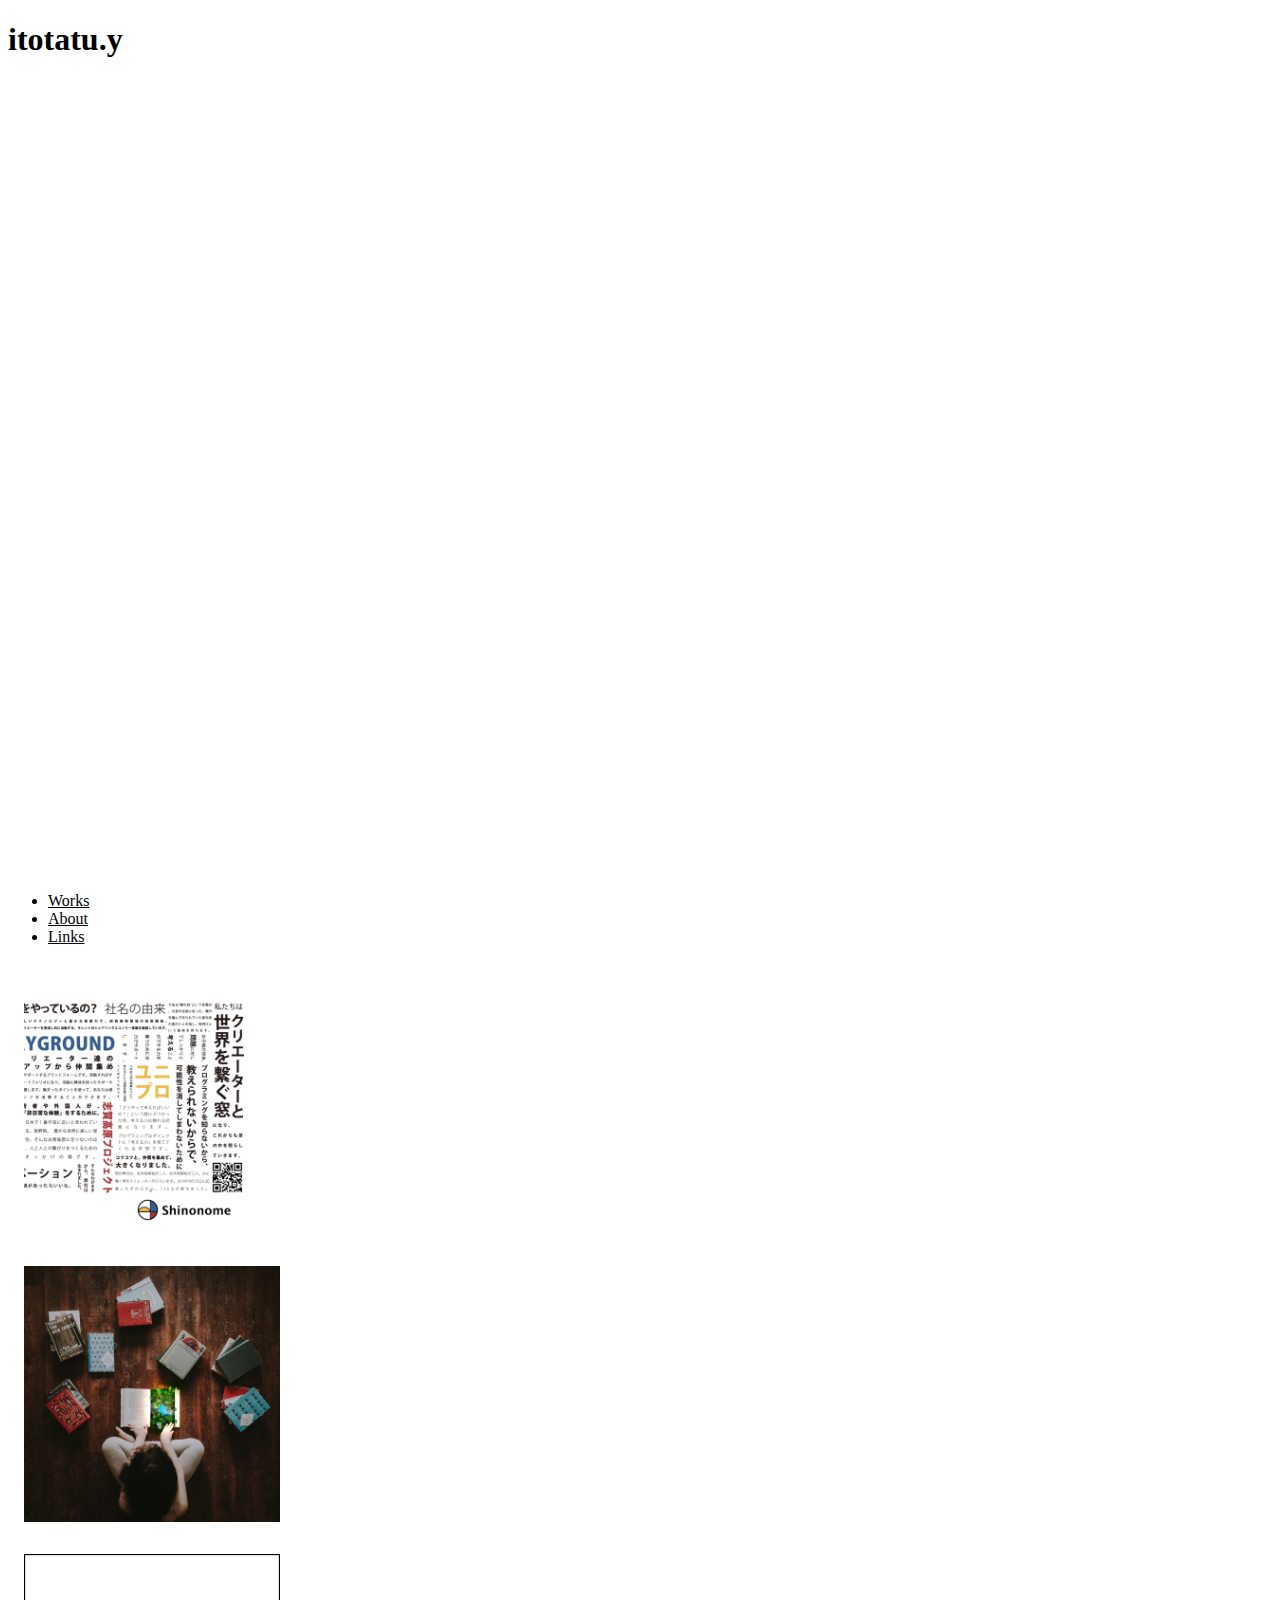
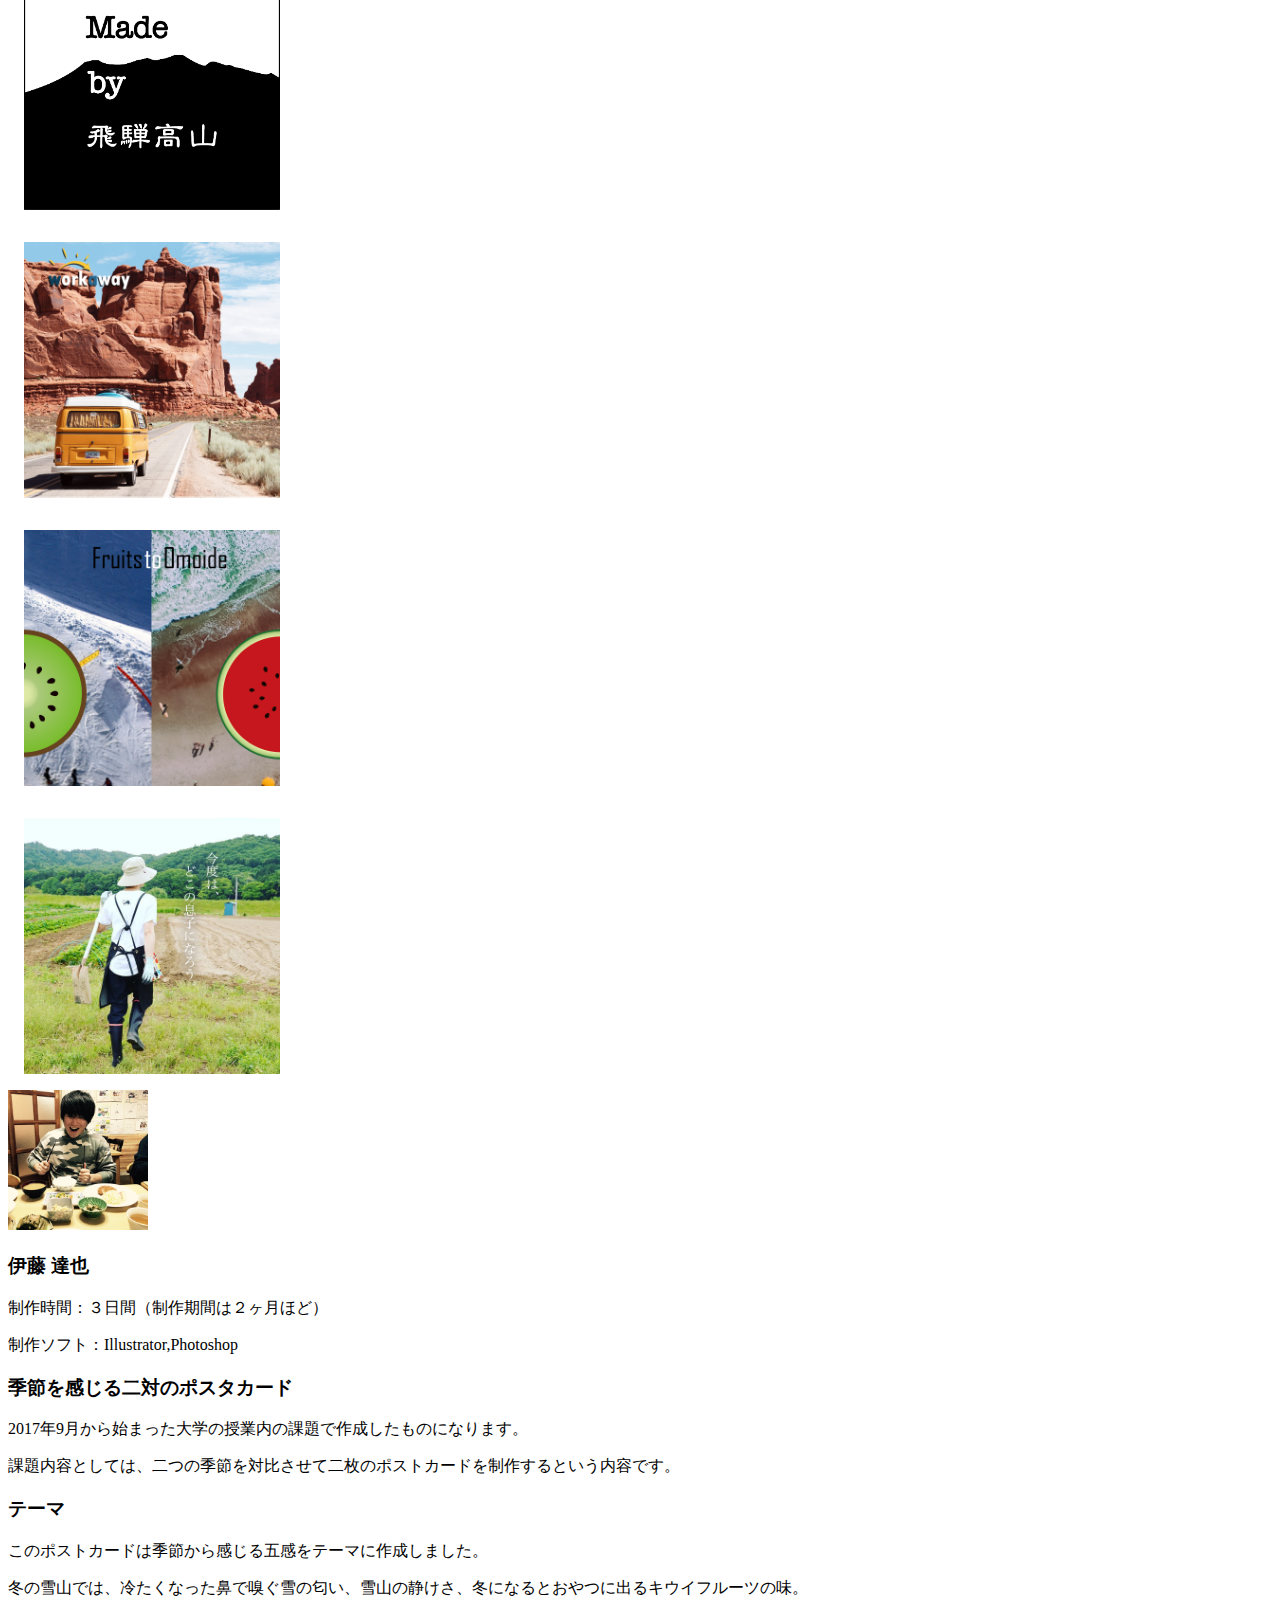
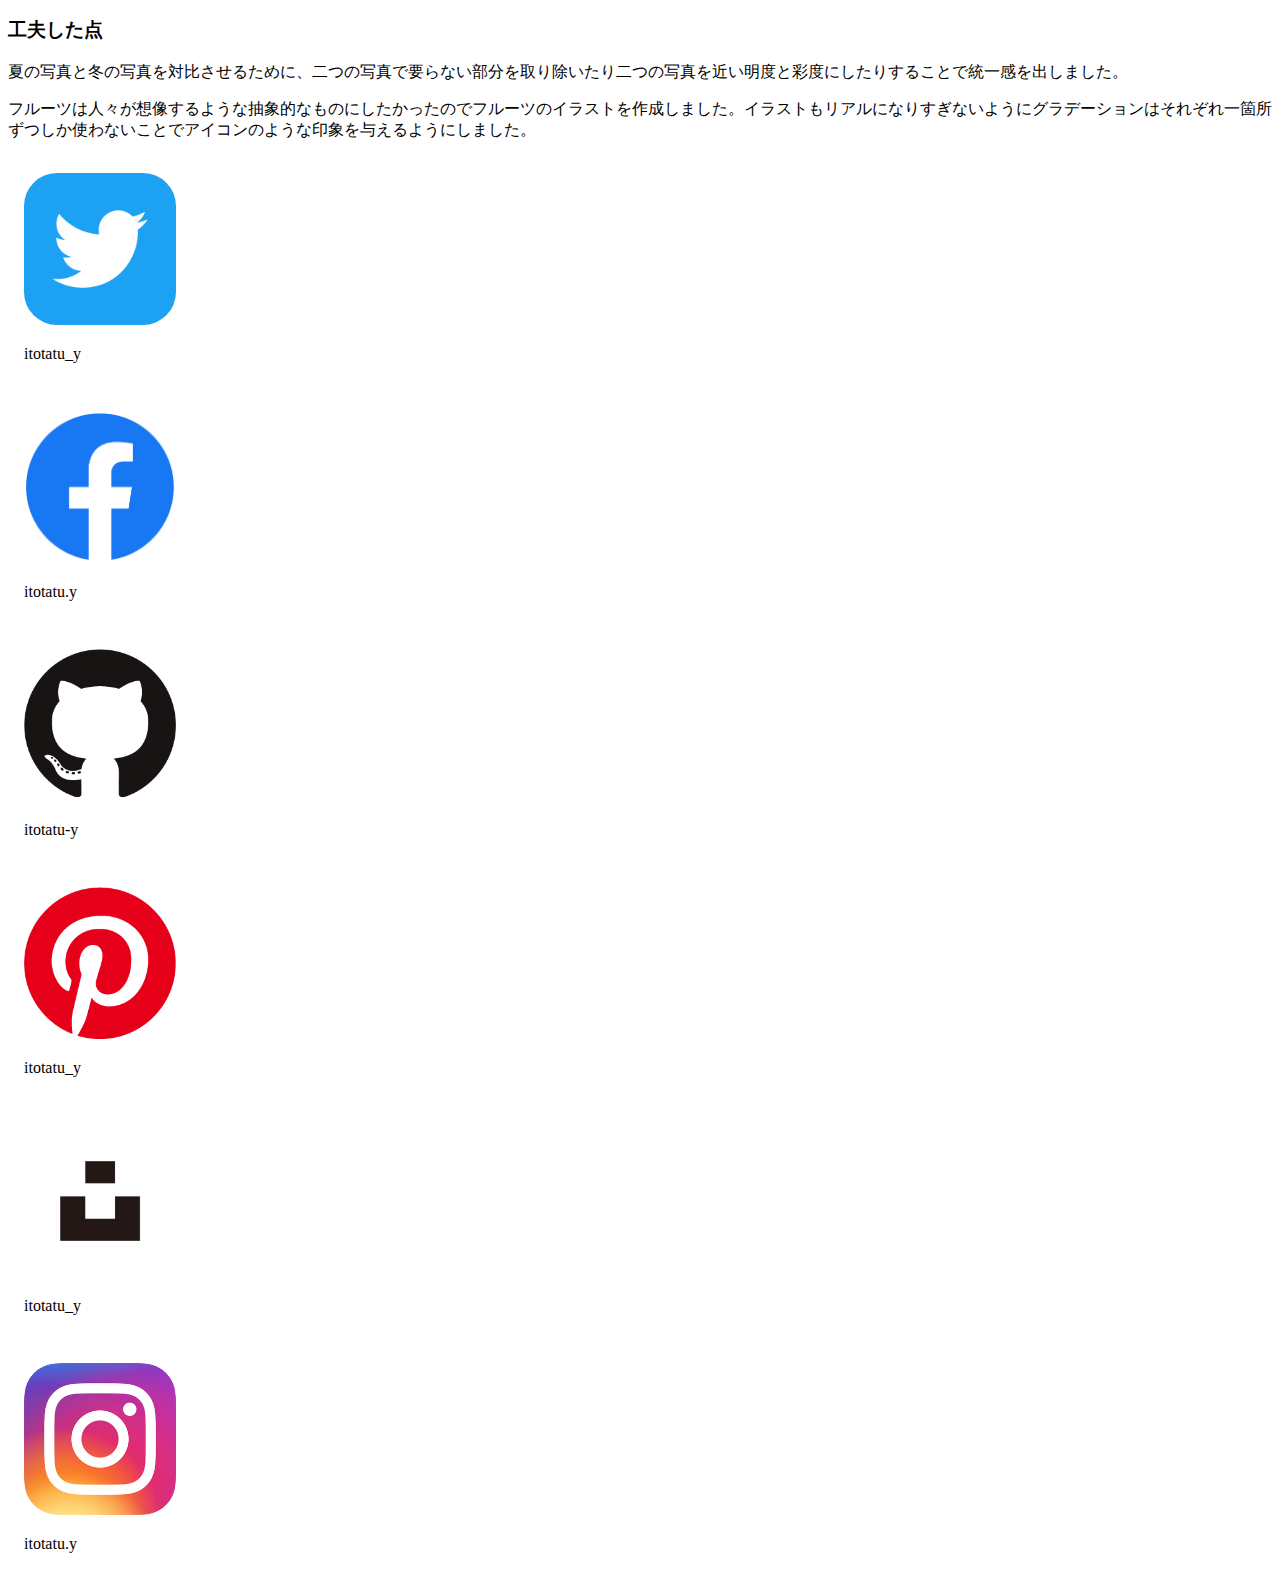
<file: index.html>
<!doctype html>
<html lang="ja">
  <head>
    <!-- Required meta tags -->
    <meta charset="utf-8">
    <meta name="viewport" content="width=device-width, initial-scale=1, shrink-to-fit=no">

    <!-- Bootstrap CSS -->
    <link rel="stylesheet" href="https://stackpath.bootstrapcdn.com/bootstrap/4.1.3/css/bootstrap.min.css" integrity="sha384-MCw98/SFnGE8fJT3GXwEOngsV7Zt27NXFoaoApmYm81iuXoPkFOJwJ8ERdknLPMO" crossorigin="anonymous">

    <link rel="stylesheet" href="./product.css">
    <link rel="stylesheet" href="./base.css">


    <title>itotatu.y</title>
  </head>
  <body data-spy="scroll" data-target="#Navbar" class="all">
    <section class="base">
      <div class="container top d-flex align-items-center">
        <div class="col">
          <div class="d-flex justify-content-center">
            <h1>itotatu.y</h1>
          </div>
        </div>
      </div>
    </section>
    <section class="tab-bar">
      <!-- Nav tabs -->
      <div class="d-flex justify-content-center" id="Navbar">
        <div class="col-xs-12">
          <div class="d-flex justify-content-center">
            <div class="tabs-wrapper">
              <ul class="nav classic-tabs tabs-cyan justify-content-between px-1 mb-5" role="tablist">
                  <li class="nav-item col px-1">
                    <div class="button">
                      <a class="nav-link waves-light active" onclick="scrollToTop()" data-toggle="tab" href="#panel51" role="tab">Works</a>
                    </div>
                  </li>
                  <li class="nav-item col px-1">
                    <div class="button">
                      <a class="nav-link waves-light" onclick="scrollToTop()" data-toggle="tab" href="#panel52" role="tab">About</a>
                    </div>
                  </li>
                  <li class="nav-item col px-1">
                    <div class="button">
                      <a class="nav-link waves-light" onclick="scrollToTop()" data-toggle="tab" href="#panel53" role="tab">Links</a>
                      </div>
                  </li>
              </ul>
            </div>
          </div>
        </div>
      </div>
      </section>

      <!-- Tab panels -->
      <div class="tab-content">

        <!--Panel 1-->
        <div class="tab-pane fade in show active " id="panel51" role="tabpanel">
          <div class="d-flex justify-content-center" id="target">
            <div class="col-lg-8 p-1">
              <div class="d-flex flex-wrap" id="products">
                <div class="col-4 img-p">
                  <a href="###">
                    <div class="opening" style="background-image: url(./img/top/shinonome_top.png)">
                      <div class="overlay d-flex align-items-center">
                        <div class="col">
                          <div class="d-flex justify-content-center port-title">
                            <a class="m-0" href="./portfolios/shinonome-ad.html">Shinonome,inc. 広告</a>
                          </div>
                        </div>
                      </div>
                    </div>
                  </a>
                </div>
                <div class="col-4 img-p">
                  <a href="###">
                    <div class="opening" style="background-image: url(./img/top/book.jpg)">
                      <div class="overlay d-flex align-items-center">
                        <div class="col">
                          <div class="d-flex justify-content-center port-title">
                            <a class="m-0">Book Service Design</a>
                          </div>
                        </div>
                      </div>
                    </div>
                  </a>
                </div>
                <div class="col-4 img-p">
                  <a href="###">
                    <div class="opening" style="background-image: url(./img/hidatakayama.png)">
                      <div class="overlay d-flex align-items-center">
                        <div class="col">
                          <div class="d-flex justify-content-center port-title">
                            <a class="m-0">Made by HidaTakayama</a>
                          </div>
                        </div>
                      </div>
                    </div>
                  </a>
                </div>
                <div class="col-4 img-p">
                  <a href="###">
                    <div class="opening" style="background-image: url(./img/top/website_top.jpg)">
                      <div class="overlay d-flex align-items-center">
                        <div class="col">
                          <div class="d-flex justify-content-center port-title">
                            <a class="m-0">workaway Redesign</a>
                          </div>
                        </div>
                      </div>
                    </div>
                  </a>
                </div>
                <div class="col-4 img-p">
                  <a href="###">
                    <div class="opening" style="background-image: url(./img/top/fruitstoomoide_top.png)">
                      <div class="overlay d-flex align-items-center">
                        <div class="col">
                          <div class="d-flex justify-content-center port-title">
                            <a class="m-0" href="./portfolios/fruits_omoide.html">Fruits to Omoide</a>
                          </div>
                        </div>
                      </div>
                    </div>
                  </a>
                </div>
                <div class="col-4 img-p">
                  <a href="###">
                    <div class="opening" style="background-image: url(./img/top/startupw.jpg)">
                      <div class="overlay d-flex align-items-center">
                        <div class="col">
                          <div class="d-flex justify-content-center port-title">
                            <a class="m-0">Startup Weekend Tokyo</a>
                          </div>
                        </div>
                      </div>
                    </div>
                  </a>
                </div>
              </div>
              <div class="my-5 py-5">
              </div>  
            </div>
          </div>

        </div>
        <!--/.Panel 1-->

        <!--Panel 2-->
        <div class="tab-pane fade" id="panel52" role="tabpanel">
            <div class="d-flex justify-content-center" id="target">
                <div class="col-sm-7 p-0">
                  <div class="d-flex justify-content-center mt-5">
                    <img src="./img/me.jpg" width="140vw" height="140vw" class="rounded-circle">
                  </div>
                  <div class="d-flex justify-content-center mt-3">
                    <h3>伊藤 達也</h3>
                  </div>
                  <div class="col">
                    <div class="sub-title my-3 mx-2">
                     <div class="d-flex justify-content-center tag">
                        <p>制作時間：３日間（制作期間は２ヶ月ほど）</p>
                     </div>
                     <div class="d-flex justify-content-center tag">
                        <p>制作ソフト：Illustrator,Photoshop</p>
                     </div>
                    </div>
                    <div class="sub-title mt-5 mx-2 mb-3">
                      <h3>季節を感じる二対のポスタカード</h3>
                    </div>
                    <div class="main-sentece">
                      <p>2017年9月から始まった大学の授業内の課題で作成したものになります。</p>
                    </div>
                    <div class="main-sentece">
                      <p>課題内容としては、二つの季節を対比させて二枚のポストカードを制作するという内容です。</p>
                    </div>
                    <div class="sub-title mt-5 mx-2 mb-3">
                      <h3>テーマ</h3>
                    </div>
                    <div class="main-sentece">
                      <p>このポストカードは季節から感じる五感をテーマに作成しました。
                    </div>
                    <div class="main-sentece">
                      <p>冬の雪山では、冷たくなった鼻で嗅ぐ雪の匂い、雪山の静けさ、冬になるとおやつに出るキウイフルーツの味。</p>
                    </div>
                    <div class="sub-title mt-5 mx-2 mb-3">
                      <h3>工夫した点</h3>
                    </div> 
                    <div class="main-sentece">
                      <p>夏の写真と冬の写真を対比させるために、二つの写真で要らない部分を取り除いたり二つの写真を近い明度と彩度にしたりすることで統一感を出しました。</p>
                    </div>
                    <div class="main-sentece">
                      <p>フルーツは人々が想像するような抽象的なものにしたかったのでフルーツのイラストを作成しました。イラストもリアルになりすぎないようにグラデーションはそれぞれ一箇所ずつしか使わないことでアイコンのような印象を与えるようにしました。</p>
                    </div>
                    <div class="my-5 py-5">
                    </div>         
                  </div>
                </div>
              </div>
          

        </div>
        <!--/.Panel 2-->

        <!--Panel 3-->
        <div class="tab-pane fade" id="panel53" role="tabpanel">  
          <div class="d-flex justify-content-center" id="target">
            <div class="col-lg-8 p-1">
              <div class="d-flex flex-wrap" id="products">
                <div class="col-3 img-p d-flex justify-content-center flex-wrap">
                    <a class="m-0" href="https://twitter.com/itotatu_y">
                      <img class="link-sns" src="./img/link/twitter.png">
                    </a>
                  <div class="py-3 col-12 d-flex justify-content-center">
                      <p>itotatu_y</p>
                  </div>
                </div>
                <div class="col-3 img-p d-flex justify-content-center flex-wrap">
                  <a class="m-0" href="https://www.facebook.com/itotatu.y">
                    <img class="link-sns" src="./img/link/facebook.png">
                  </a>
                  <div class="py-3 col-12 d-flex justify-content-center">
                    <p>itotatu.y</p>
                  </div>
                </div>
                <div class="col-3 img-p d-flex justify-content-center flex-wrap">
                  <a class="m-0" href="https://github.com/itotatu-y">
                    <img class="link-sns" src="./img/link/github.png">
                  </a>
                  <div class="py-3 d-flex col-12 justify-content-center">
                    <p>itotatu-y</p>
                  </div>
                </div>
                <div class="col-3 img-p d-flex justify-content-center flex-wrap">
                  <a class="m-0" href="https://www.pinterest.jp/itotatu_y/">
                    <img class="link-sns" src="./img/link/pinterest.png">
                  </a>
                  <div class="py-3 d-flex col-12 justify-content-center">
                    <p>itotatu_y</p>
                  </div>
                </div>
                <div class="col-3 img-p d-flex justify-content-center flex-wrap">
                  <a class="m-0" href="https://unsplash.com/@itotatu_y">
                    <img class="link-sns" src="./img/link/unsplash.png">
                  </a>
                  <div class="py-3 d-flex col-12 justify-content-center">
                    <p>itotatu_y</p>
                  </div>
                </div>
                <div class="col-3 img-p d-flex justify-content-center flex-wrap">
                  <a class="m-0" href="https://www.instagram.com/itotatu.y/">
                    <img class="link-sns" src="./img/link/instagram.png">
                  </a>
                  <div class="py-3 d-flex col-12 justify-content-center">
                    <p>itotatu.y</p>
                  </div>
                </div>
              </div>
              <div class="my-5 py-5">
              </div>  
            </div>
          </div>
        </div>
        <!--/.Panel 3-->
      </div>
      <script>
          var element = document.getElementById('target'); // 移動させたい位置の要素を取得
          var rect = element.getBoundingClientRect();
          var position = rect.top;    // 一番上からの位置を取得

        function scrollToTop() {
        scrollTo(0, position);
        }
       </script>
    <!-- Optional JavaScript -->
    <!-- jQuery first, then Popper.js, then Bootstrap JS -->
    <script src="https://code.jquery.com/jquery-3.3.1.slim.min.js" integrity="sha384-q8i/X+965DzO0rT7abK41JStQIAqVgRVzpbzo5smXKp4YfRvH+8abtTE1Pi6jizo" crossorigin="anonymous"></script>
    <script src="https://cdnjs.cloudflare.com/ajax/libs/popper.js/1.14.3/umd/popper.min.js" integrity="sha384-ZMP7rVo3mIykV+2+9J3UJ46jBk0WLaUAdn689aCwoqbBJiSnjAK/l8WvCWPIPm49" crossorigin="anonymous"></script>
    <script src="https://stackpath.bootstrapcdn.com/bootstrap/4.1.3/js/bootstrap.min.js" integrity="sha384-ChfqqxuZUCnJSK3+MXmPNIyE6ZbWh2IMqE241rYiqJxyMiZ6OW/JmZQ5stwEULTy" crossorigin="anonymous"></script>
  </body>
</html>
</file>
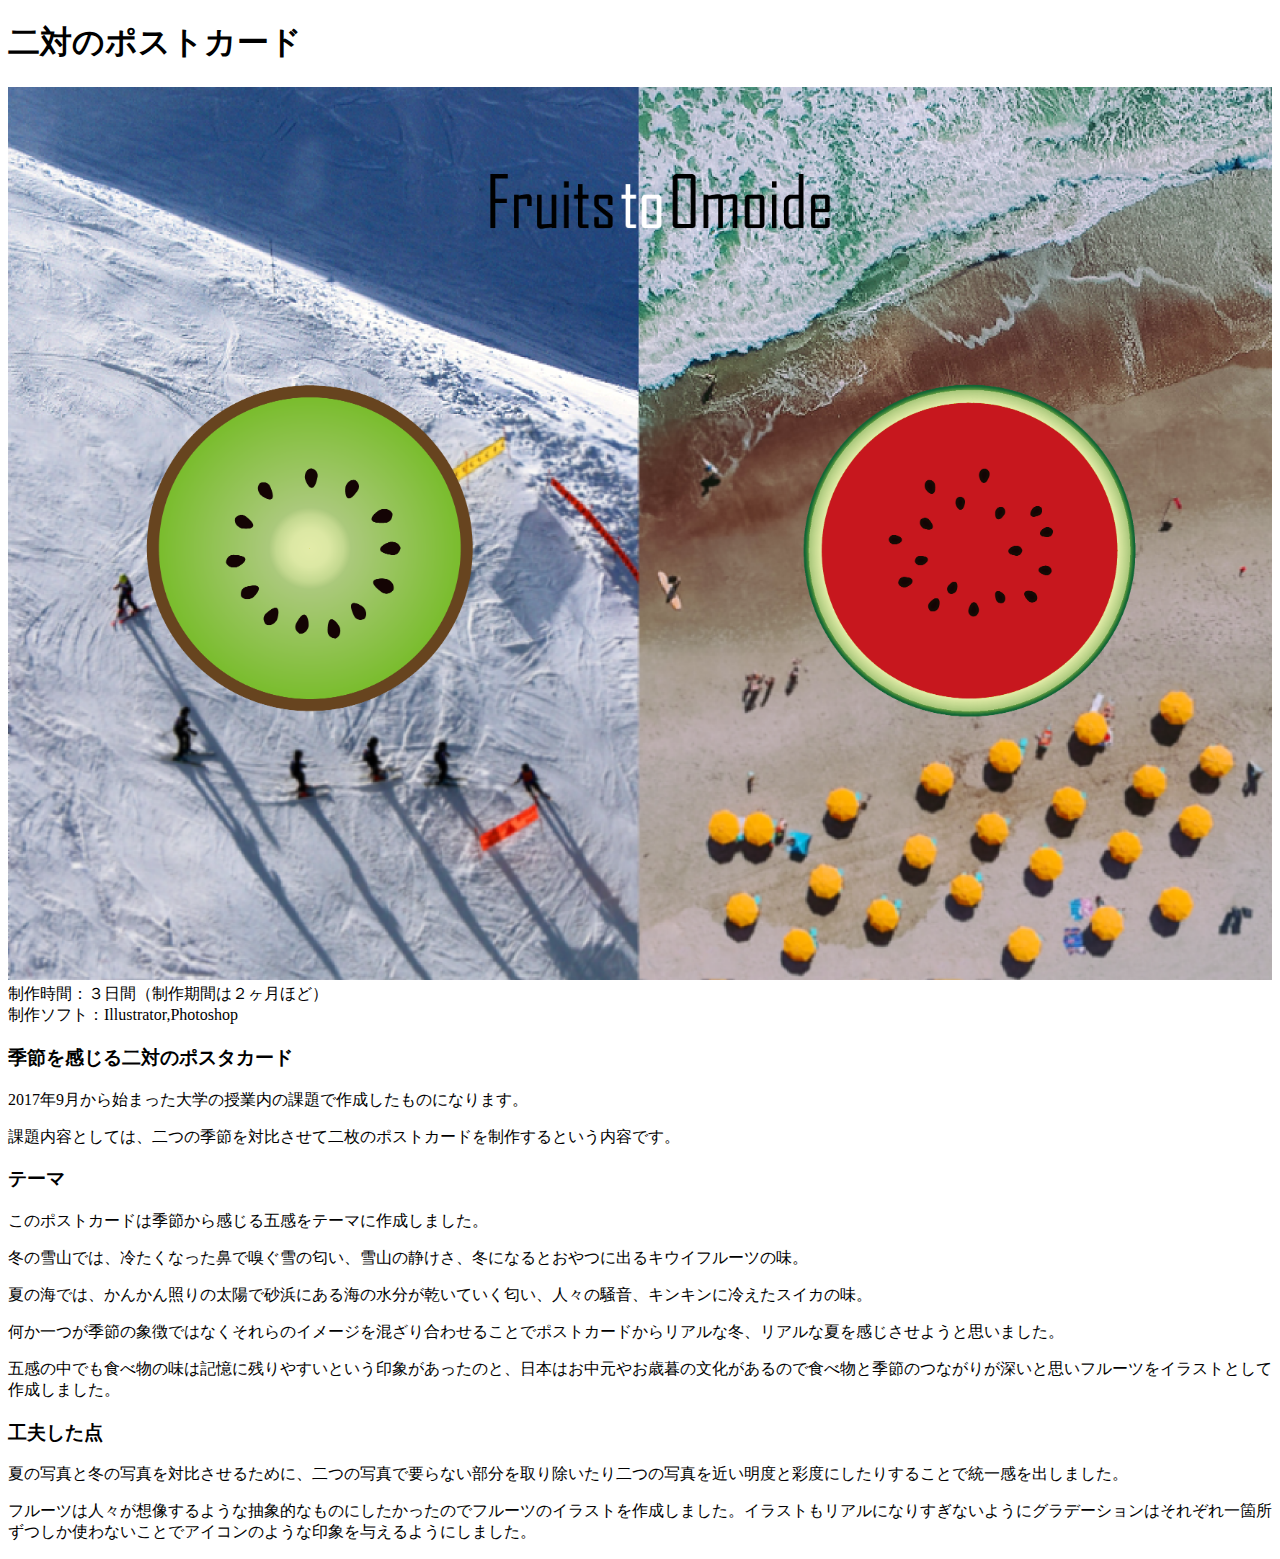
<file: portfolios/fruits_omoide.html>
<!doctype html>
<html lang="ja">
  <head>
    <!-- Required meta tags -->
    <meta charset="utf-8">
    <meta name="viewport" content="width=device-width, initial-scale=1, shrink-to-fit=no">

    <!-- Bootstrap CSS -->
    <link rel="stylesheet" href="https://stackpath.bootstrapcdn.com/bootstrap/4.1.3/css/bootstrap.min.css" integrity="sha384-MCw98/SFnGE8fJT3GXwEOngsV7Zt27NXFoaoApmYm81iuXoPkFOJwJ8ERdknLPMO" crossorigin="anonymous">
    <link rel="stylesheet" href="../product.css">
    <link rel="stylesheet" href="../base.css">
    <link rel="stylesheet" href="../portfolio.css">

    <title>itotatu.y</title>
  </head>
  <body>
    <div class="d-flex justify-content-center">
      <div class="col-sm-7 p-0">
        <div class="my-4 mx-3 pb-1 p-title">
          <h1>二対のポストカード</h1>
        </div>
        <div class="">
          <img src="../img/fruits.png" width="100%" height="auto">
        </div>
        <div class="col">
          <div class="sub-title my-3 mx-2">
           <div class="tag">
              <p>制作時間：３日間（制作期間は２ヶ月ほど）</p>
           </div>
           <div class="pull-left tag">
              <p>制作ソフト：Illustrator,Photoshop</p>
           </div>
          </div>
          <div class="sub-title mt-5 mx-2 mb-3">
            <h3>季節を感じる二対のポスタカード</h3>
          </div>
          <div class="main-sentece">
            <p>2017年9月から始まった大学の授業内の課題で作成したものになります。</p>
          </div>
          <div class="main-sentece">
            <p>課題内容としては、二つの季節を対比させて二枚のポストカードを制作するという内容です。</p>
          </div>
          <div class="sub-title mt-5 mx-2 mb-3">
            <h3>テーマ</h3>
          </div>
          <div class="main-sentece">
            <p>このポストカードは季節から感じる五感をテーマに作成しました。
          </div>
          <div class="main-sentece">
            <p>冬の雪山では、冷たくなった鼻で嗅ぐ雪の匂い、雪山の静けさ、冬になるとおやつに出るキウイフルーツの味。</p>
          </div>
          <div class="main-sentece">
            <p>夏の海では、かんかん照りの太陽で砂浜にある海の水分が乾いていく匂い、人々の騒音、キンキンに冷えたスイカの味。</p>
          </div>
          <div class="main-sentece">
            <p>何か一つが季節の象徴ではなくそれらのイメージを混ざり合わせることでポストカードからリアルな冬、リアルな夏を感じさせようと思いました。</p>
          </div>
          <div class="main-sentece">
            <p>五感の中でも食べ物の味は記憶に残りやすいという印象があったのと、日本はお中元やお歳暮の文化があるので食べ物と季節のつながりが深いと思いフルーツをイラストとして作成しました。</p>
          </div>
          <div class="sub-title mt-5 mx-2 mb-3">
            <h3>工夫した点</h3>
          </div> 
          <div class="main-sentece">
            <p>夏の写真と冬の写真を対比させるために、二つの写真で要らない部分を取り除いたり二つの写真を近い明度と彩度にしたりすることで統一感を出しました。</p>
          </div>
          <div class="main-sentece">
            <p>フルーツは人々が想像するような抽象的なものにしたかったのでフルーツのイラストを作成しました。イラストもリアルになりすぎないようにグラデーションはそれぞれ一箇所ずつしか使わないことでアイコンのような印象を与えるようにしました。</p>
          </div>
          <div class="my-5 py-5">
          </div>         
        </div>
      </div>
    </div>

    

    <!-- Optional JavaScript -->
    <!-- jQuery first, then Popper.js, then Bootstrap JS -->
    <script src="https://code.jquery.com/jquery-3.3.1.slim.min.js" integrity="sha384-q8i/X+965DzO0rT7abK41JStQIAqVgRVzpbzo5smXKp4YfRvH+8abtTE1Pi6jizo" crossorigin="anonymous"></script>
    <script src="https://cdnjs.cloudflare.com/ajax/libs/popper.js/1.14.3/umd/popper.min.js" integrity="sha384-ZMP7rVo3mIykV+2+9J3UJ46jBk0WLaUAdn689aCwoqbBJiSnjAK/l8WvCWPIPm49" crossorigin="anonymous"></script>
    <script src="https://stackpath.bootstrapcdn.com/bootstrap/4.1.3/js/bootstrap.min.js" integrity="sha384-ChfqqxuZUCnJSK3+MXmPNIyE6ZbWh2IMqE241rYiqJxyMiZ6OW/JmZQ5stwEULTy" crossorigin="anonymous"></script>
  </body>
</html>
</file>
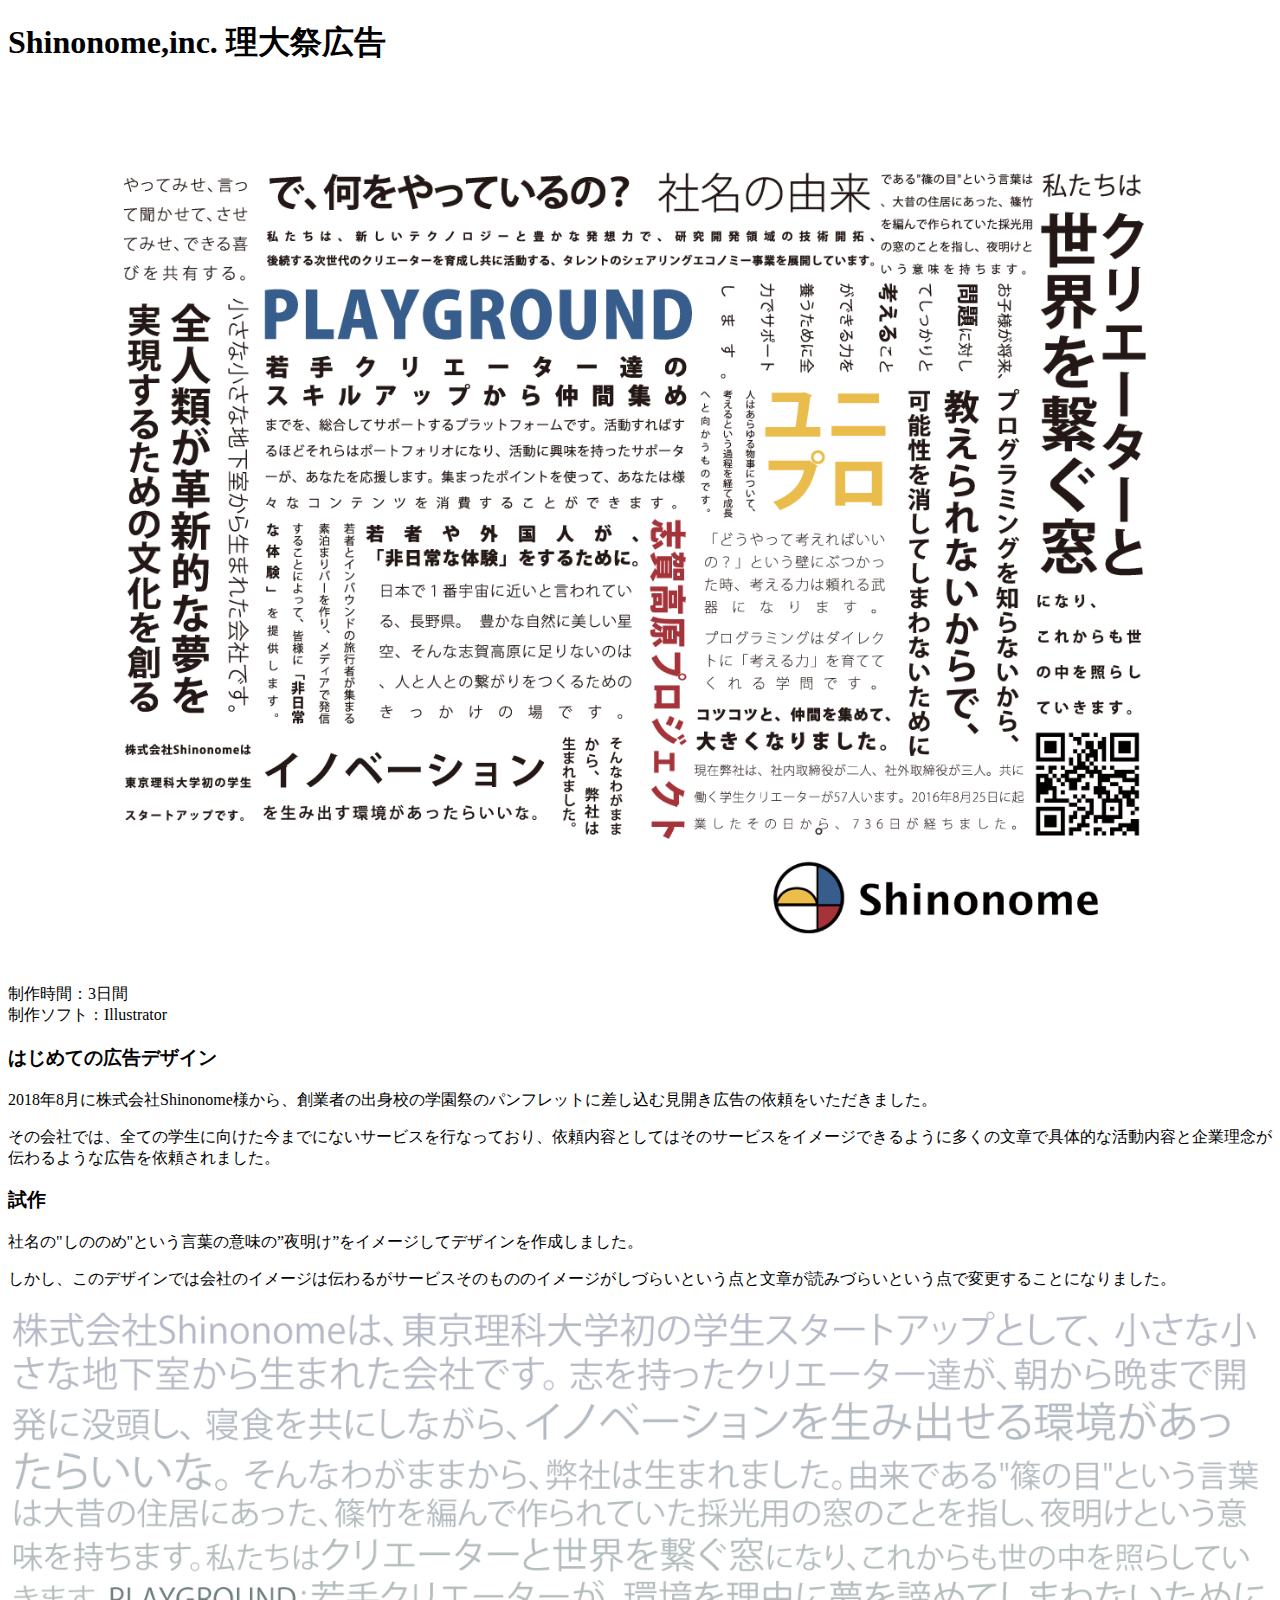
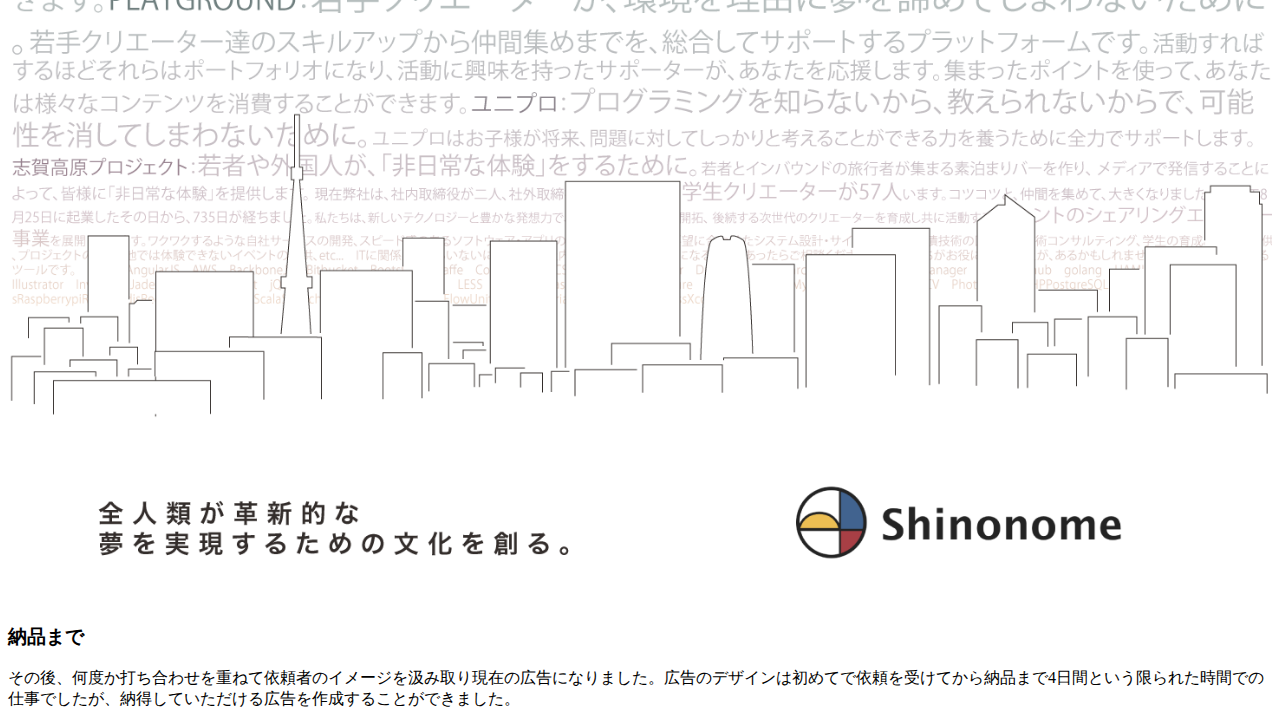
<file: portfolios/shinonome-ad.html>
<!doctype html>
<html lang="ja">
  <head>
    <!-- Required meta tags -->
    <meta charset="utf-8">
    <meta name="viewport" content="width=device-width, initial-scale=1, shrink-to-fit=no">

    <!-- Bootstrap CSS -->
    <link rel="stylesheet" href="https://stackpath.bootstrapcdn.com/bootstrap/4.1.3/css/bootstrap.min.css" integrity="sha384-MCw98/SFnGE8fJT3GXwEOngsV7Zt27NXFoaoApmYm81iuXoPkFOJwJ8ERdknLPMO" crossorigin="anonymous">
    <link rel="stylesheet" href="../product.css">
    <link rel="stylesheet" href="../base.css">
    <link rel="stylesheet" href="../portfolio.css">

    <title>itotatu.y</title>
  </head>
  <body>
    <div class="d-flex justify-content-center">
      <div class="col-sm-7 p-0">
        <div class="my-4 mx-3 pb-1 p-title">
          <h1> Shinonome,inc. 理大祭広告</h1>
        </div>
        <div class="">
          <img src="../img/shinonome_ad.png" width="100%" height="auto">
        </div>
        <div class="col">
          <div class="sub-title my-3 mx-2">
           <div class="tag">
              <p>制作時間：3日間</p>
           </div>
           <div class="pull-left tag">
              <p>制作ソフト：Illustrator</p>
           </div>
          </div>
          <div class="sub-title mt-5 mx-2 mb-3">
            <h3>はじめての広告デザイン</h3>
          </div>
          <div class="main-sentece">
            <p>2018年8月に株式会社Shinonome様から、創業者の出身校の学園祭のパンフレットに差し込む見開き広告の依頼をいただきました。</p>
          </div>
          <div class="main-sentece">
            <p>その会社では、全ての学生に向けた今までにないサービスを行なっており、依頼内容としてはそのサービスをイメージできるように多くの文章で具体的な活動内容と企業理念が伝わるような広告を依頼されました。</p>
          </div>
          <div class="sub-title mt-5 mx-2 mb-3">
            <h3>試作</h3>
          </div>
          <div class="main-sentece">
            <p>社名の"しののめ"という言葉の意味の”夜明け”をイメージしてデザインを作成しました。</p>
          </div>
          <div class="main-sentece">
            <p>しかし、このデザインでは会社のイメージは伝わるがサービスそのもののイメージがしづらいという点と文章が読みづらいという点で変更することになりました。</p>
          </div> 
          <div class="mb-3">
            <img src="../img/shinonome-ad_ver1.png" width="100%" height="auto">
          </div>
          <div class="sub-title mt-5 mx-2 mb-3">
            <h3>納品まで</h3>
          </div> 
          <div class="main-sentece">
            <p>その後、何度か打ち合わせを重ねて依頼者のイメージを汲み取り現在の広告になりました。広告のデザインは初めてで依頼を受けてから納品まで4日間という限られた時間での仕事でしたが、納得していただける広告を作成することができました。</p>
          </div>
          <div class="my-5 py-5">
          </div>         
        </div>
      </div>
    </div>

    

    <!-- Optional JavaScript -->
    <!-- jQuery first, then Popper.js, then Bootstrap JS -->
    <script src="https://code.jquery.com/jquery-3.3.1.slim.min.js" integrity="sha384-q8i/X+965DzO0rT7abK41JStQIAqVgRVzpbzo5smXKp4YfRvH+8abtTE1Pi6jizo" crossorigin="anonymous"></script>
    <script src="https://cdnjs.cloudflare.com/ajax/libs/popper.js/1.14.3/umd/popper.min.js" integrity="sha384-ZMP7rVo3mIykV+2+9J3UJ46jBk0WLaUAdn689aCwoqbBJiSnjAK/l8WvCWPIPm49" crossorigin="anonymous"></script>
    <script src="https://stackpath.bootstrapcdn.com/bootstrap/4.1.3/js/bootstrap.min.js" integrity="sha384-ChfqqxuZUCnJSK3+MXmPNIyE6ZbWh2IMqE241rYiqJxyMiZ6OW/JmZQ5stwEULTy" crossorigin="anonymous"></script>
  </body>
</html>
</file>
<file: product.css>
.opening {
  background-size: contain;
  background-repeat: no-repeat;
  background-size: cover;
  background-position-x: center;
  background-position-y: center;
  width: 20vw;
  height: 20vw;
  opacity: 1;
  }

.port-title a{
  color: white;
}

.port-title a:hover{
  text-decoration: none;
  opacity: 0.5;

}

.overlay {
  opacity: 0;
  background-color: black;
  width: 20vw;
  height: 20vw;
}

.overlay:hover{
  opacity: 1;
  -webkit-transition: .3s ease-in-out;
	transition: .3s ease-in-out;
  background-color: rgba(0,0,0,0.4);
  text-decoration: none;
}

.img-p {
  padding: 1rem;
}

.button a{
  color:black;
}
.button a:hover{
  opacity: 0.5;
}

@media screen and (max-width: 768px){
  .opening{
    width: auto;
    height: 30vw;
  }

  .overlay{
    width: auto;
    height: 30vw;
  }

  .img-p {
    padding: 0.25rem;
  }

  .port-title a{
    font-size: 0.85rem;
  }

}


/* links */
.link-sns {
  border-radius: 33px;
  width: 152px;
  height: 152px;
  background-size: 152px;
}
</file>
<file: base.css>
.top {
  height: 95vh;
  width: 100vw;
}
</file>
<file: portfolio.css>
.sub-title h3{
    font-weight: 600;
}
.tag p{
    margin: 0;
}

.p-title h1 {
    font-weight: 600;
}

@media screen and (max-width: 768px){
    .p-title h1{
        font-size: 1.6rem;
        font-weight: 600;
    }

    body .p-title {
        padding: none;
    }

    .sub-title h3{
        font-size: 1.2rem;
    }
  
  }
</file>
